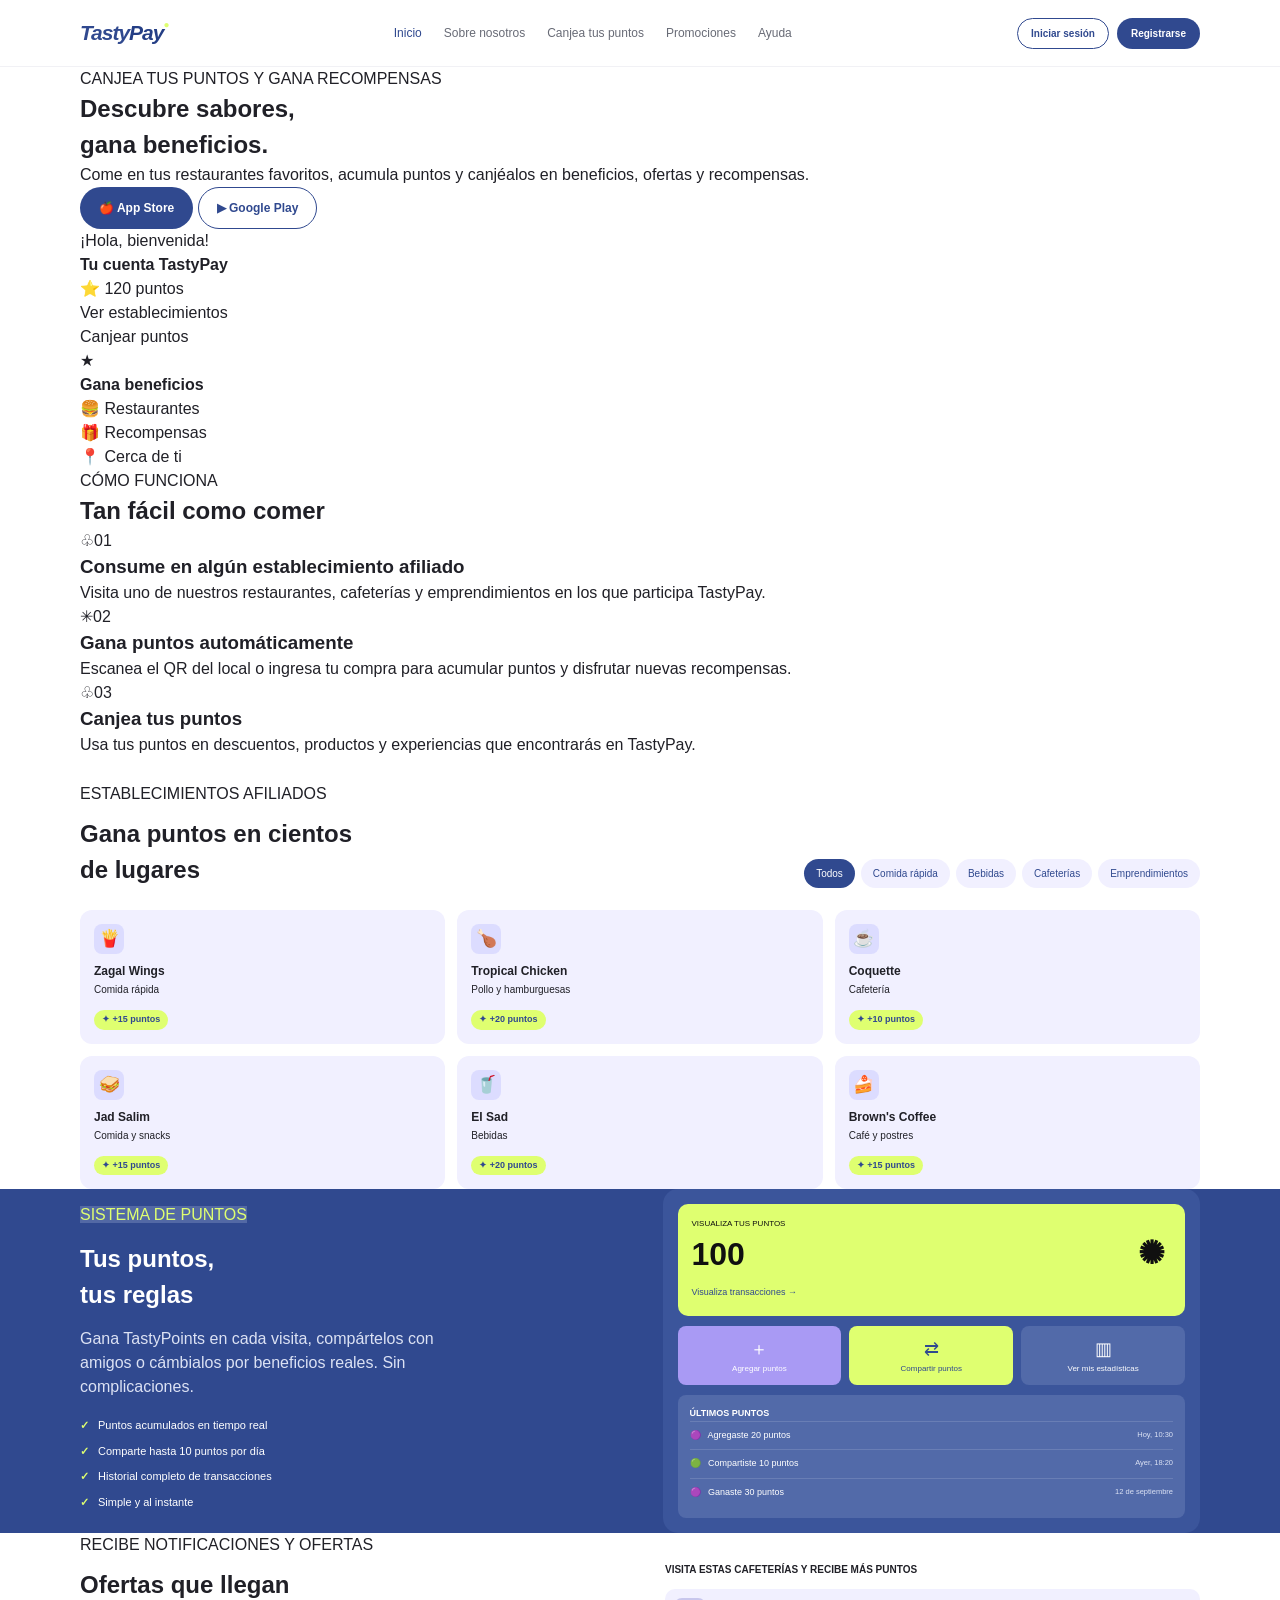
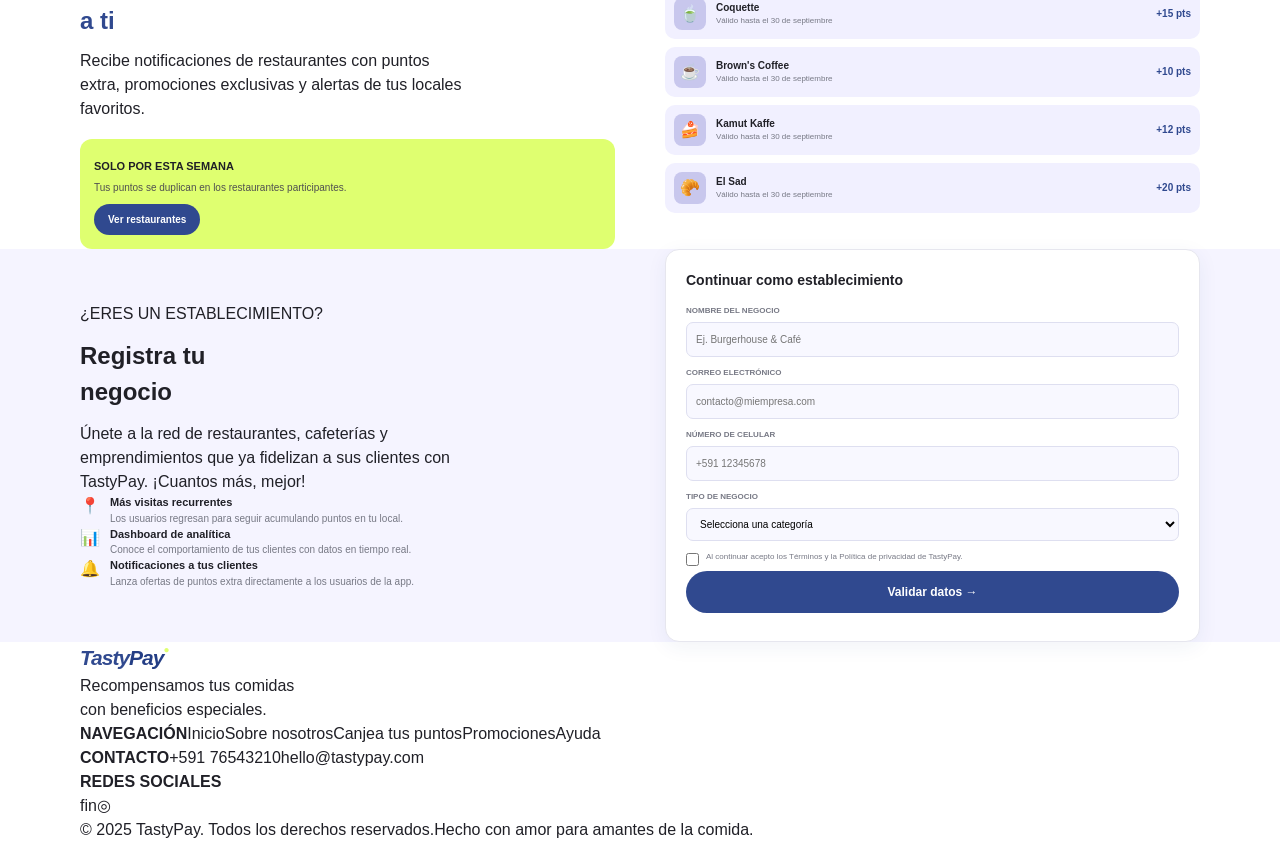
<file: index.html>
<!doctype html>
<html lang="es">
  <head>
    <meta charset="UTF-8" />
    <meta name="viewport" content="width=device-width, initial-scale=1.0" />
    <link rel="stylesheet" href="styles.css" />
    <title>Index</title>
  </head>
  <body>
    <header class="header">
      <div class="contenedor nav">
        <a class="logo" href="index.html" aria-label="TastyPay, inicio"
          >Tasty<span>Pay</span><small>●</small></a
        >
        <button
          class="menu-toggle"
          aria-label="Abrir menú"
          aria-expanded="false"
        >
          ☰
        </button>
        <nav class="menu">
          <a class="activo" href="index.html">Inicio</a>
          <a href="nosotros.html">Sobre nosotros</a>
          <a href="#establecimientos">Canjea tus puntos</a>
          <a href="promociones.html">Promociones</a>
          <a href="#footer">Ayuda</a>
        </nav>
        <div class="acciones-nav">
          <a class="boton boton-borde boton-pequeno" href="#registro-negocio"
            >Iniciar sesión</a
          >
          <a class="boton boton-azul boton-pequeno" href="#registro-negocio"
            >Registrarse</a
          >
        </div>
      </div>
    </header>
    <!-- SECCIÓN: PRINCIPAL-->
    <main>
      <section class="hero">
        <div class="contenedor hero-contenido">
          <div class="hero-texto">
            <span class="etiqueta">CANJEA TUS PUNTOS Y GANA RECOMPENSAS</span>
            <h1>Descubre sabores,<br /><span>gana beneficios.</span></h1>
            <p>
              Come en tus restaurantes favoritos, acumula puntos y canjéalos en
              beneficios, ofertas y recompensas.
            </p>
            <div class="grupo-botones">
              <a class="boton boton-azul" href="#establecimientos"
                >🍎 App Store</a
              >
              <a class="boton boton-borde" href="#establecimientos"
                >▶ Google Play</a
              >
            </div>
          </div>
          <div class="hero-visual">
            <div class="fondo-azul-hero"></div>
            <div class="telefono telefono-uno">
              <div class="telefono-camara"></div>
              <p class="mini-saludo">¡Hola, bienvenida!</p>
              <strong>Tu cuenta TastyPay</strong>
              <div class="mini-puntos">⭐ 120 puntos</div>
              <div class="mini-boton">Ver establecimientos</div>
              <div class="mini-boton claro">Canjear puntos</div>
            </div>
            <div class="telefono telefono-dos">
              <div class="telefono-camara"></div>
              <div class="mini-circulo">★</div>
              <strong>Gana beneficios</strong>
              <div class="mini-tarjeta">🍔 Restaurantes</div>
              <div class="mini-tarjeta">🎁 Recompensas</div>
              <div class="mini-tarjeta">📍 Cerca de ti</div>
            </div>
          </div>
        </div>
      </section>

      <section class="seccion como-funciona">
        <div class="contenedor">
          <div class="titulo-centro">
            <span class="subtitulo">CÓMO FUNCIONA</span>
            <h2>Tan fácil como <span>comer</span></h2>
          </div>
          <div class="grid-tres">
            <article class="paso tarjeta-lila">
              <span class="numero-icono">♧</span><span class="numero">01</span>
              <h3>Consume en algún establecimiento afiliado</h3>
              <p>
                Visita uno de nuestros restaurantes, cafeterías y
                emprendimientos en los que participa TastyPay.
              </p>
            </article>
            <article class="paso tarjeta-azul">
              <span class="numero-icono">✳</span><span class="numero">02</span>
              <h3>Gana puntos automáticamente</h3>
              <p>
                Escanea el QR del local o ingresa tu compra para acumular puntos
                y disfrutar nuevas recompensas.
              </p>
            </article>
            <article class="paso tarjeta-lila">
              <span class="numero-icono">♧</span><span class="numero">03</span>
              <h3>Canjea tus puntos</h3>
              <p>
                Usa tus puntos en descuentos, productos y experiencias que
                encontrarás en TastyPay.
              </p>
            </article>
          </div>
        </div>
      </section>

      <section class="seccion establecimientos" id="establecimientos">
        <div class="contenedor">
          <span class="subtitulo">ESTABLECIMIENTOS AFILIADOS</span>
          <div class="encabezado-seccion">
            <h2>Gana puntos en cientos<br />de lugares</h2>
            <div class="filtros">
              <button class="filtro activo" data-filtro="todos">Todos</button>
              <button class="filtro" data-filtro="comida">Comida rápida</button>
              <button class="filtro" data-filtro="bebidas">Bebidas</button>
              <button class="filtro" data-filtro="cafeterias">
                Cafeterías
              </button>
              <button class="filtro" data-filtro="emprendimientos">
                Emprendimientos
              </button>
            </div>
          </div>
          <div class="grid-establecimientos">
            <article class="local-card" data-categoria="comida">
              <div class="local-icono">🍟</div>
              <h3>Zagal Wings</h3>
              <p>Comida rápida</p>
              <span class="puntos-pill">✦ +15 puntos</span>
            </article>
            <article class="local-card" data-categoria="comida">
              <div class="local-icono">🍗</div>
              <h3>Tropical Chicken</h3>
              <p>Pollo y hamburguesas</p>
              <span class="puntos-pill">✦ +20 puntos</span>
            </article>
            <article class="local-card" data-categoria="cafeterias">
              <div class="local-icono">☕</div>
              <h3>Coquette</h3>
              <p>Cafetería</p>
              <span class="puntos-pill">✦ +10 puntos</span>
            </article>
            <article class="local-card" data-categoria="comida">
              <div class="local-icono">🥪</div>
              <h3>Jad Salim</h3>
              <p>Comida y snacks</p>
              <span class="puntos-pill">✦ +15 puntos</span>
            </article>
            <article class="local-card" data-categoria="bebidas">
              <div class="local-icono">🥤</div>
              <h3>El Sad</h3>
              <p>Bebidas</p>
              <span class="puntos-pill">✦ +20 puntos</span>
            </article>
            <article class="local-card" data-categoria="cafeterias">
              <div class="local-icono">🍰</div>
              <h3>Brown's Coffee</h3>
              <p>Café y postres</p>
              <span class="puntos-pill">✦ +15 puntos</span>
            </article>
          </div>
        </div>
      </section>

      <section class="seccion puntos">
        <div class="contenedor puntos-contenido">
          <div class="puntos-texto">
            <span class="etiqueta etiqueta-clara">SISTEMA DE PUNTOS</span>
            <h2>Tus puntos,<br />tus reglas</h2>
            <p>
              Gana TastyPoints en cada visita, compártelos con amigos o
              cámbialos por beneficios reales. Sin complicaciones.
            </p>
            <ul class="lista-check">
              <li>Puntos acumulados en tiempo real</li>
              <li>Comparte hasta 10 puntos por día</li>
              <li>Historial completo de transacciones</li>
              <li>Simple y al instante</li>
            </ul>
          </div>
          <div class="panel-puntos">
            <div class="resumen-puntos">
              <span>VISUALIZA TUS PUNTOS</span><strong>100</strong
              ><small>Visualiza transacciones →</small><b>✺</b>
            </div>
            <div class="acciones-puntos">
              <div>＋<small>Agregar puntos</small></div>
              <div>⇄<small>Compartir puntos</small></div>
              <div>▥<small>Ver mis estadísticas</small></div>
            </div>
            <div class="historial">
              <strong>ÚLTIMOS PUNTOS</strong>
              <p>🟣 &nbsp; Agregaste 20 puntos <small>Hoy, 10:30</small></p>
              <p>🟢 &nbsp; Compartiste 10 puntos <small>Ayer, 18:20</small></p>
              <p>🟣 &nbsp; Ganaste 30 puntos <small>12 de septiembre</small></p>
            </div>
          </div>
        </div>
      </section>

      <section class="seccion ofertas">
        <div class="contenedor ofertas-contenido">
          <div>
            <span class="subtitulo">RECIBE NOTIFICACIONES Y OFERTAS</span>
            <h2>Ofertas que llegan<br /><span>a ti</span></h2>
            <p>
              Recibe notificaciones de restaurantes con puntos extra,
              promociones exclusivas y alertas de tus locales favoritos.
            </p>
            <div class="banner-oferta">
              <strong>SOLO POR ESTA SEMANA</strong>
              <p>Tus puntos se duplican en los restaurantes participantes.</p>
              <a class="boton boton-azul boton-pequeno" href="promociones.html"
                >Ver restaurantes</a
              >
            </div>
          </div>
          <div class="lista-ofertas">
            <strong>VISITA ESTAS CAFETERÍAS Y RECIBE MÁS PUNTOS</strong>
            <div class="oferta-item">
              <span>🍵</span>
              <div>
                <b>Coquette</b><small>Válido hasta el 30 de septiembre</small>
              </div>
              <strong>+15 pts</strong>
            </div>
            <div class="oferta-item">
              <span>☕</span>
              <div>
                <b>Brown's Coffee</b
                ><small>Válido hasta el 30 de septiembre</small>
              </div>
              <strong>+10 pts</strong>
            </div>
            <div class="oferta-item">
              <span>🍰</span>
              <div>
                <b>Kamut Kaffe</b
                ><small>Válido hasta el 30 de septiembre</small>
              </div>
              <strong>+12 pts</strong>
            </div>
            <div class="oferta-item">
              <span>🥐</span>
              <div>
                <b>El Sad</b><small>Válido hasta el 30 de septiembre</small>
              </div>
              <strong>+20 pts</strong>
            </div>
          </div>
        </div>
      </section>

      <section class="seccion registro-negocio" id="registro-negocio">
        <div class="contenedor registro-contenido">
          <div>
            <span class="etiqueta">¿ERES UN ESTABLECIMIENTO?</span>
            <h2>Registra tu<br /><span>negocio</span></h2>
            <p>
              Únete a la red de restaurantes, cafeterías y emprendimientos que
              ya fidelizan a sus clientes con TastyPay. ¡Cuantos más, mejor!
            </p>
            <ul class="beneficios">
              <li>
                📍
                <span
                  ><b>Más visitas recurrentes</b
                  ><small
                    >Los usuarios regresan para seguir acumulando puntos en tu
                    local.</small
                  ></span
                >
              </li>
              <li>
                📊
                <span
                  ><b>Dashboard de analítica</b
                  ><small
                    >Conoce el comportamiento de tus clientes con datos en
                    tiempo real.</small
                  ></span
                >
              </li>
              <li>
                🔔
                <span
                  ><b>Notificaciones a tus clientes</b
                  ><small
                    >Lanza ofertas de puntos extra directamente a los usuarios
                    de la app.</small
                  ></span
                >
              </li>
            </ul>
          </div>
          <form class="formulario" id="form-negocio">
            <h3>Continuar como establecimiento</h3>
            <label for="nombre-negocio">NOMBRE DEL NEGOCIO</label>
            <input
              id="nombre-negocio"
              type="text"
              placeholder="Ej. Burgerhouse & Café"
              required
            />
            <label for="correo-negocio">CORREO ELECTRÓNICO</label>
            <input
              id="correo-negocio"
              type="email"
              placeholder="contacto@miempresa.com"
              required
            />
            <label for="celular-negocio">NÚMERO DE CELULAR</label>
            <input
              id="celular-negocio"
              type="tel"
              placeholder="+591 12345678"
              required
            />
            <label for="tipo-negocio">TIPO DE NEGOCIO</label>
            <select id="tipo-negocio" required>
              <option value="">Selecciona una categoría</option>
              <option>Restaurante</option>
              <option>Cafetería</option>
              <option>Bebidas</option>
              <option>Emprendimiento</option>
            </select>
            <label class="aceptar"
              ><input type="checkbox" required /> Al continuar acepto los
              Términos y la Política de privacidad de TastyPay.</label
            >
            <button class="boton boton-azul ancho" type="submit">
              Validar datos →
            </button>
            <p class="mensaje-formulario" aria-live="polite"></p>
          </form>
        </div>
      </section>
    </main>

    <footer class="footer" id="footer">
      <div class="contenedor footer-columnas">
        <div>
          <a class="logo" href="index.html"
            >Tasty<span>Pay</span><small>●</small></a
          >
          <p>Recompensamos tus comidas<br />con beneficios especiales.</p>
        </div>
        <div>
          <b>NAVEGACIÓN</b><a href="index.html">Inicio</a
          ><a href="nosotros.html">Sobre nosotros</a
          ><a href="#establecimientos">Canjea tus puntos</a
          ><a href="promociones.html">Promociones</a><a href="#footer">Ayuda</a>
        </div>
        <div>
          <b>CONTACTO</b><a href="tel:+59176543210">+591 76543210</a
          ><a href="mailto:hello@tastypay.com">hello@tastypay.com</a>
        </div>
        <div>
          <b>REDES SOCIALES</b>
          <div class="redes">
            <a href="#footer">f</a><a href="#footer">in</a
            ><a href="#footer">◎</a>
          </div>
        </div>
      </div>
      <div class="contenedor footer-final">
        <span>© 2025 TastyPay. Todos los derechos reservados.</span
        ><span>Hecho con amor para amantes de la comida.</span>
      </div>
    </footer>
  </body>
</html>
</file>
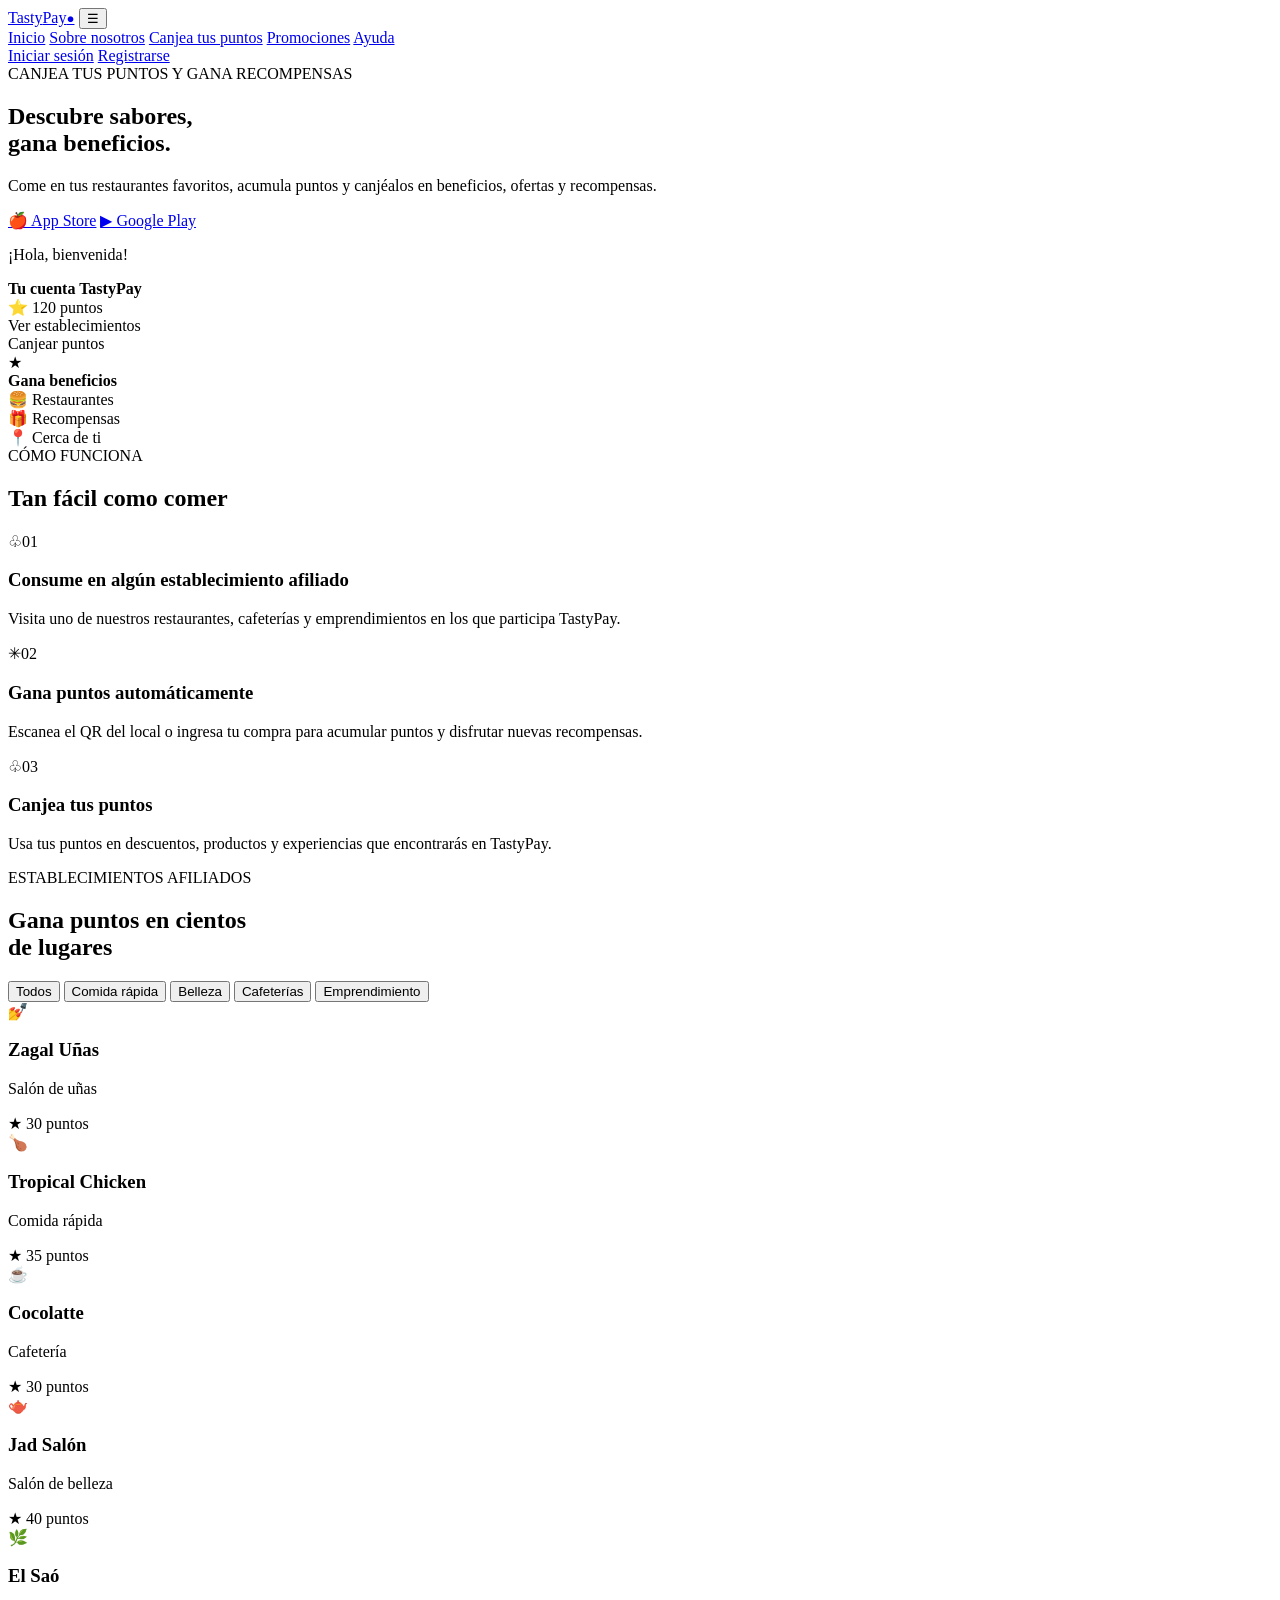
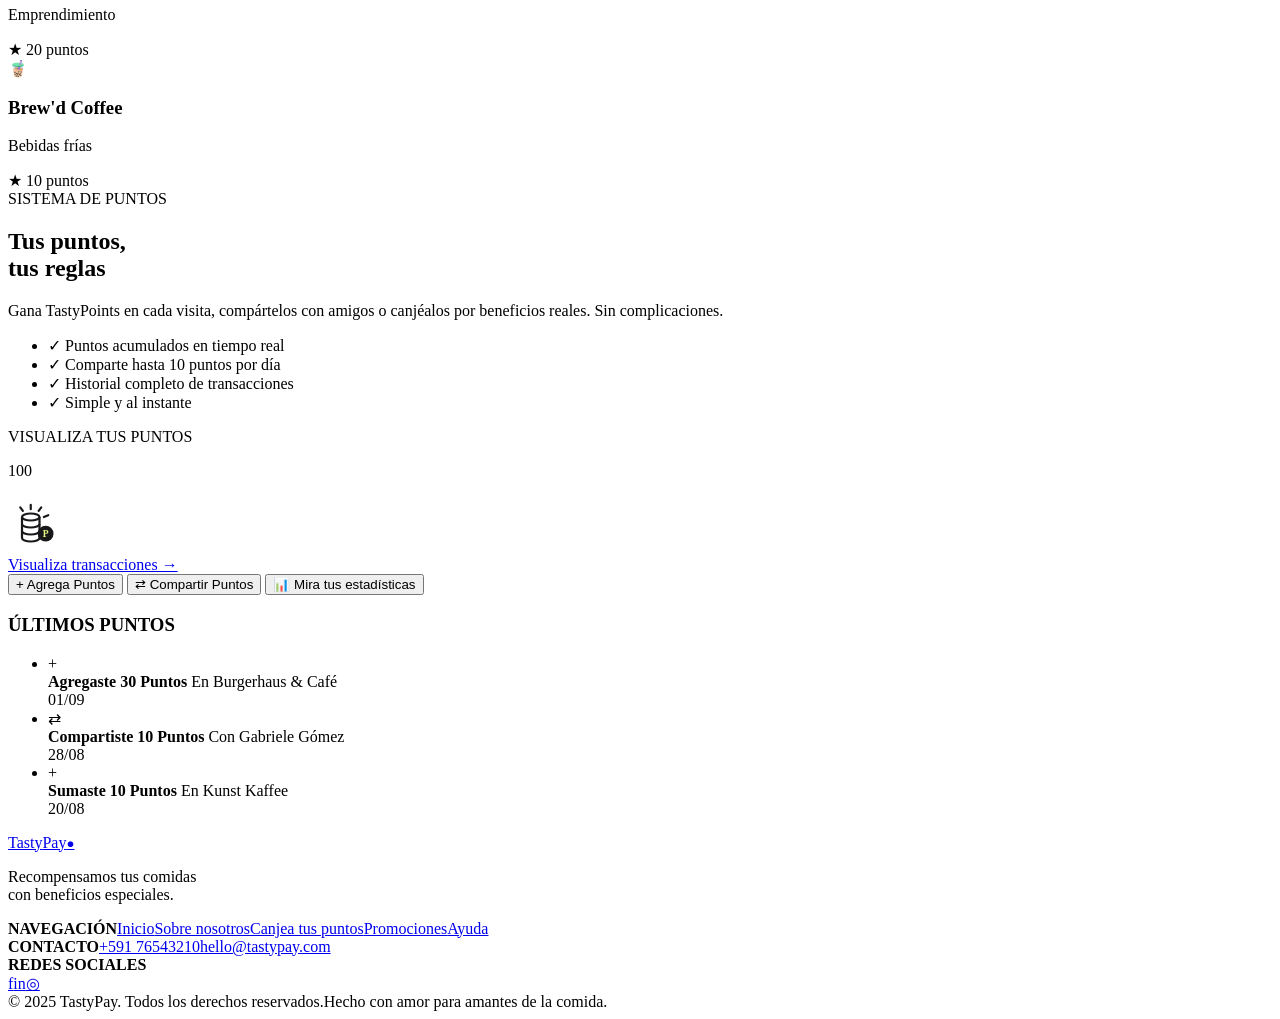
<file: tastypay/index.html>
<!doctype html>
<html lang="en">
  <head>
    <meta charset="UTF-8" />
    <meta name="viewport" content="width=device-width, initial-scale=1.0" />
    <title>Index</title>
  </head>
  <body>
    <header class="header">
      <div class="contenedor nav">
        <a class="logo" href="index.html" aria-label="TastyPay, inicio"
          >Tasty<span>Pay</span><small>●</small></a
        >
        <button
          class="menu-toggle"
          aria-label="Abrir menú"
          aria-expanded="false"
        >
          ☰
        </button>
        <nav class="menu">
          <a class="activo" href="index.html">Inicio</a>
          <a href="nosotros.html">Sobre nosotros</a>
          <a href="#establecimientos">Canjea tus puntos</a>
          <a href="promociones.html">Promociones</a>
          <a href="#footer">Ayuda</a>
        </nav>
        <div class="acciones-nav">
          <a class="boton boton-borde boton-pequeno" href="#registro-negocio"
            >Iniciar sesión</a
          >
          <a class="boton boton-azul boton-pequeno" href="#registro-negocio"
            >Registrarse</a
          >
        </div>
      </div>
    </header>
    <!-- SECCIÓN: PRINCIPAL-->
    <main>
      <section class="hero">
        <div class="contenedor hero-contenido">
          <div class="hero-texto">
            <span class="etiqueta">CANJEA TUS PUNTOS Y GANA RECOMPENSAS</span>
            <h1>Descubre sabores,<br /><span>gana beneficios.</span></h1>
            <p>
              Come en tus restaurantes favoritos, acumula puntos y canjéalos en
              beneficios, ofertas y recompensas.
            </p>
            <div class="grupo-botones">
              <a class="boton boton-azul" href="#establecimientos"
                >🍎 App Store</a
              >
              <a class="boton boton-borde" href="#establecimientos"
                >▶ Google Play</a
              >
            </div>
          </div>
          <div class="hero-visual">
            <div class="fondo-azul-hero"></div>
            <div class="telefono telefono-uno">
              <div class="telefono-camara"></div>
              <p class="mini-saludo">¡Hola, bienvenida!</p>
              <strong>Tu cuenta TastyPay</strong>
              <div class="mini-puntos">⭐ 120 puntos</div>
              <div class="mini-boton">Ver establecimientos</div>
              <div class="mini-boton claro">Canjear puntos</div>
            </div>
            <div class="telefono telefono-dos">
              <div class="telefono-camara"></div>
              <div class="mini-circulo">★</div>
              <strong>Gana beneficios</strong>
              <div class="mini-tarjeta">🍔 Restaurantes</div>
              <div class="mini-tarjeta">🎁 Recompensas</div>
              <div class="mini-tarjeta">📍 Cerca de ti</div>
            </div>
          </div>
        </div>
      </section>

      <section class="seccion como-funciona">
        <div class="contenedor">
          <div class="titulo-centro">
            <span class="subtitulo">CÓMO FUNCIONA</span>
            <h2>Tan fácil como <span>comer</span></h2>
          </div>
          <div class="grid-tres">
            <article class="paso tarjeta-lila">
              <span class="numero-icono">♧</span><span class="numero">01</span>
              <h3>Consume en algún establecimiento afiliado</h3>
              <p>
                Visita uno de nuestros restaurantes, cafeterías y
                emprendimientos en los que participa TastyPay.
              </p>
            </article>
            <article class="paso tarjeta-azul">
              <span class="numero-icono">✳</span><span class="numero">02</span>
              <h3>Gana puntos automáticamente</h3>
              <p>
                Escanea el QR del local o ingresa tu compra para acumular puntos
                y disfrutar nuevas recompensas.
              </p>
            </article>
            <article class="paso tarjeta-lila">
              <span class="numero-icono">♧</span><span class="numero">03</span>
              <h3>Canjea tus puntos</h3>
              <p>
                Usa tus puntos en descuentos, productos y experiencias que
                encontrarás en TastyPay.
              </p>
            </article>
          </div>
        </div>
      </section>
      <!-- SECCIÓN 1: ESTABLECIMIENTOS AFILIADOS -->
      <section class="establishments-section" id="establecimientos">
        <div class="container">
          <div class="establishments-header">
            <div class="header-titles">
              <span class="badge-light">ESTABLECIMIENTOS AFILIADOS</span>
              <h2>
                Gana puntos en <span class="text-accent">cientos</span><br />de
                lugares
              </h2>
            </div>

            <nav
              class="categories-filter"
              aria-label="Categorías de establecimientos"
            >
              <button
                type="button"
                class="filter-btn active"
                data-category="todos"
              >
                Todos
              </button>
              <button
                type="button"
                class="filter-btn"
                data-category="comida-rapida"
              >
                Comida rápida
              </button>
              <button type="button" class="filter-btn" data-category="belleza">
                Belleza
              </button>
              <button
                type="button"
                class="filter-btn"
                data-category="cafeterias"
              >
                Cafeterías
              </button>
              <button
                type="button"
                class="filter-btn"
                data-category="emprendimiento"
              >
                Emprendimiento
              </button>
            </nav>
          </div>

          <div class="establishments-grid">
            <article class="establishment-card" data-category="belleza">
              <div class="card-icon">💅</div>
              <h3>Zagal Uñas</h3>
              <p class="card-category">Salón de uñas</p>
              <span class="points-pill">★ 30 puntos</span>
            </article>

            <article class="establishment-card" data-category="comida-rapida">
              <div class="card-icon">🍗</div>
              <h3>Tropical Chicken</h3>
              <p class="card-category">Comida rápida</p>
              <span class="points-pill">★ 35 puntos</span>
            </article>

            <article class="establishment-card" data-category="cafeterias">
              <div class="card-icon">☕</div>
              <h3>Cocolatte</h3>
              <p class="card-category">Cafetería</p>
              <span class="points-pill">★ 30 puntos</span>
            </article>

            <article class="establishment-card" data-category="belleza">
              <div class="card-icon">🫖</div>
              <h3>Jad Salón</h3>
              <p class="card-category">Salón de belleza</p>
              <span class="points-pill">★ 40 puntos</span>
            </article>

            <article class="establishment-card" data-category="emprendimiento">
              <div class="card-icon">🌿</div>
              <h3>El Saó</h3>
              <p class="card-category">Emprendimiento</p>
              <span class="points-pill">★ 20 puntos</span>
            </article>

            <article class="establishment-card" data-category="cafeterias">
              <div class="card-icon">🧋</div>
              <h3>Brew'd Coffee</h3>
              <p class="card-category">Bebidas frías</p>
              <span class="points-pill">★ 10 puntos</span>
            </article>
          </div>
        </div>
      </section>

      <!-- SECCIÓN 2: SISTEMA DE PUNTOS -->
      <section class="points-system-section" id="sistema-puntos">
        <div class="container points-layout">
          <div class="points-info">
            <span class="badge-dark">SISTEMA DE PUNTOS</span>
            <h2>Tus puntos,<br /><span class="text-lime">tus reglas</span></h2>
            <p class="points-description">
              Gana TastyPoints en cada visita, compártelos con amigos o
              canjéalos por beneficios reales. Sin complicaciones.
            </p>

            <ul class="benefits-list">
              <li>
                <span class="check-circle">✓</span>
                <span>Puntos acumulados en tiempo real</span>
              </li>
              <li>
                <span class="check-circle">✓</span>
                <span>Comparte hasta 10 puntos por día</span>
              </li>
              <li>
                <span class="check-circle">✓</span>
                <span>Historial completo de transacciones</span>
              </li>
              <li>
                <span class="check-circle">✓</span>
                <span>Simple y al instante</span>
              </li>
            </ul>
          </div>

          <div class="points-dashboard">
            <div class="balance-card">
              <div class="balance-header">
                <span class="balance-label">VISUALIZA TUS PUNTOS</span>
                <p class="balance-amount">100</p>
              </div>

              <div class="balance-icon" aria-hidden="true">
                <svg width="56" height="56" viewBox="0 0 64 64" fill="none">
                  <ellipse
                    cx="26"
                    cy="24"
                    rx="10"
                    ry="4"
                    stroke="#18181b"
                    stroke-width="2.5"
                  />
                  <path
                    d="M16 24V32C16 34.2 20.5 36 26 36C31.5 36 36 34.2 36 32V24"
                    stroke="#18181b"
                    stroke-width="2.5"
                  />
                  <path
                    d="M16 32V40C16 42.2 20.5 44 26 44C31.5 44 36 42.2 36 40V32"
                    stroke="#18181b"
                    stroke-width="2.5"
                  />
                  <path
                    d="M16 40V48C16 50.2 20.5 52 26 52C31.5 52 36 50.2 36 48V40"
                    stroke="#18181b"
                    stroke-width="2.5"
                  />
                  <circle cx="43" cy="43" r="9" fill="#18181b" />
                  <text
                    x="43"
                    y="47"
                    text-anchor="middle"
                    fill="#e5fa84"
                    font-size="11"
                    font-weight="bold"
                  >
                    P
                  </text>
                  <line
                    x1="26"
                    y1="10"
                    x2="26"
                    y2="15"
                    stroke="#18181b"
                    stroke-width="2.5"
                    stroke-linecap="round"
                  />
                  <line
                    x1="38"
                    y1="13"
                    x2="35"
                    y2="17"
                    stroke="#18181b"
                    stroke-width="2.5"
                    stroke-linecap="round"
                  />
                  <line
                    x1="46"
                    y1="22"
                    x2="41"
                    y2="24"
                    stroke="#18181b"
                    stroke-width="2.5"
                    stroke-linecap="round"
                  />
                  <line
                    x1="14"
                    y1="13"
                    x2="17"
                    y2="17"
                    stroke="#18181b"
                    stroke-width="2.5"
                    stroke-linecap="round"
                  />
                </svg>
              </div>

              <a href="#historial" class="balance-link"
                >Visualiza transacciones →</a
              >
            </div>

            <div class="action-buttons">
              <button type="button" class="action-card action-purple">
                <span class="action-symbol">+</span>
                <span>Agrega Puntos</span>
              </button>

              <button type="button" class="action-card action-lime">
                <span class="action-symbol">⇄</span>
                <span>Compartir Puntos</span>
              </button>

              <button type="button" class="action-card action-blue">
                <span class="action-symbol">📊</span>
                <span>Mira tus estadísticas</span>
              </button>
            </div>

            <div class="history-card" id="historial">
              <h3 class="history-title">ÚLTIMOS PUNTOS</h3>

              <ul class="history-list">
                <li class="history-item">
                  <div class="history-left">
                    <span class="history-badge badge-purple">+</span>
                    <div class="history-details">
                      <strong>Agregaste 30 Puntos</strong>
                      <span>En Burgerhaus & Café</span>
                    </div>
                  </div>
                  <time class="history-date">01/09</time>
                </li>

                <li class="history-item">
                  <div class="history-left">
                    <span class="history-badge badge-lime">⇄</span>
                    <div class="history-details">
                      <strong>Compartiste 10 Puntos</strong>
                      <span>Con Gabriele Gómez</span>
                    </div>
                  </div>
                  <time class="history-date">28/08</time>
                </li>

                <li class="history-item">
                  <div class="history-left">
                    <span class="history-badge badge-purple">+</span>
                    <div class="history-details">
                      <strong>Sumaste 10 Puntos</strong>
                      <span>En Kunst Kaffee</span>
                    </div>
                  </div>
                  <time class="history-date">20/08</time>
                </li>
              </ul>
            </div>
          </div>
        </div>
      </section>
    </main>
    <footer class="footer" id="footer">
      <div class="contenedor footer-columnas">
        <div>
          <a class="logo" href="index.html"
            >Tasty<span>Pay</span><small>●</small></a
          >
          <p>Recompensamos tus comidas<br />con beneficios especiales.</p>
        </div>
        <div>
          <b>NAVEGACIÓN</b><a href="index.html">Inicio</a
          ><a href="nosotros.html">Sobre nosotros</a
          ><a href="#establecimientos">Canjea tus puntos</a
          ><a href="promociones.html">Promociones</a><a href="#footer">Ayuda</a>
        </div>
        <div>
          <b>CONTACTO</b><a href="tel:+59176543210">+591 76543210</a
          ><a href="mailto:hello@tastypay.com">hello@tastypay.com</a>
        </div>
        <div>
          <b>REDES SOCIALES</b>
          <div class="redes">
            <a href="#footer">f</a><a href="#footer">in</a
            ><a href="#footer">◎</a>
          </div>
        </div>
      </div>
      <div class="contenedor footer-final">
        <span>© 2025 TastyPay. Todos los derechos reservados.</span
        ><span>Hecho con amor para amantes de la comida.</span>
      </div>
    </footer>
  </body>
</html>
</file>
<file: styles.css>
/* =========================
   ESTILOS GENERALES TASTYPAY
   ========================= */
* {
  box-sizing: border-box;
  margin: 0;
  padding: 0;
}

:root {
  --azul: #30498f;
  --azul-oscuro: #263f83;
  --verde: #dfff70;
  --lila: #f1f0ff;
  --lila-texto: #aaa9d4;
  --texto: #202027;
  --gris: #777985;
  --borde: #e6e6ee;
}

html {
  scroll-behavior: smooth;
}
body {
  font-family: Arial, Helvetica, sans-serif;
  color: var(--texto);
  background: #fff;
  line-height: 1.5;
}
a {
  color: inherit;
  text-decoration: none;
}
button,
input,
select {
  font: inherit;
}
.contenedor {
  width: min(1120px, 92%);
  margin: 0 auto;
}
/* ENCABEZADO Y NAVEGACIÓN */
.header {
  background: #fff;
  border-bottom: 1px solid #f1f1f5;
  position: relative;
  z-index: 10;
}
.nav {
  min-height: 66px;
  display: flex;
  align-items: center;
  justify-content: space-between;
  gap: 22px;
}
.logo {
  color: var(--azul);
  font-weight: 900;
  font-size: 21px;
  font-style: italic;
  letter-spacing: -1px;
  white-space: nowrap;
}
.logo span {
  color: #243e85;
}
.logo small {
  color: var(--verde);
  font-size: 10px;
  vertical-align: top;
}
.menu {
  display: flex;
  align-items: center;
  gap: 22px;
}
.menu a {
  color: #686b76;
  font-size: 12px;
}
.menu a:hover,
.menu a.activo {
  color: var(--azul);
}
.acciones-nav {
  display: flex;
  align-items: center;
  gap: 8px;
}
.boton {
  display: inline-flex;
  align-items: center;
  justify-content: center;
  padding: 11px 18px;
  border-radius: 22px;
  border: 1px solid transparent;
  font-size: 12px;
  font-weight: bold;
  cursor: pointer;
  transition: 0.2s;
}
.boton:hover {
  transform: translateY(-2px);
}
.boton-azul {
  background: var(--azul);
  color: #fff;
}
.boton-borde {
  border-color: var(--azul);
  color: var(--azul);
  background: #fff;
}
.boton-pequeno {
  padding: 7px 13px;
  font-size: 10px;
}
.menu-toggle {
  display: none;
  border: 0;
  background: none;
  color: var(--azul);
  font-size: 25px;
  cursor: pointer;
}

/* ESTABLECIMIENTOS */
.establecimientos {
  padding-top: 25px;
}
.encabezado-seccion {
  display: flex;
  justify-content: space-between;
  align-items: end;
  gap: 20px;
  margin: 10px 0 22px;
}
.filtros {
  display: flex;
  flex-wrap: wrap;
  gap: 6px;
}
.filtro {
  border: 0;
  border-radius: 20px;
  padding: 7px 12px;
  font-size: 10px;
  background: var(--lila);
  color: var(--azul);
  cursor: pointer;
}
.filtro.activo,
.filtro:hover {
  background: var(--azul);
  color: #fff;
}
.grid-establecimientos {
  display: grid;
  grid-template-columns: repeat(3, 1fr);
  gap: 12px;
}
.local-card {
  background: var(--lila);
  border-radius: 12px;
  padding: 14px;
  min-height: 120px;
}
.local-card.oculto {
  display: none;
}
.local-icono {
  width: 30px;
  height: 30px;
  border-radius: 8px;
  display: grid;
  place-items: center;
  background: #dcdcff;
  font-size: 17px;
}
.local-card h3 {
  font-size: 12px;
  margin-top: 8px;
}
.local-card p {
  font-size: 10px;
  margin: 2px 0 8px;
}
.puntos-pill {
  display: inline-block;
  background: var(--verde);
  color: var(--azul);
  border-radius: 12px;
  padding: 3px 8px;
  font-size: 9px;
  font-weight: bold;
}

/* SISTEMA DE PUNTOS */
.puntos {
  background: var(--azul);
  color: #fff;
}
.puntos-contenido {
  display: grid;
  grid-template-columns: 1fr 1fr;
  align-items: center;
  gap: 45px;
}
.etiqueta-clara {
  background: #5369a5;
  color: var(--verde);
}
.puntos h2 {
  margin: 14px 0;
}
.puntos h2 span {
  color: var(--verde);
}
.puntos-texto p {
  color: #dce2f4;
  max-width: 390px;
}
.lista-check {
  list-style: none;
  margin-top: 18px;
}
.lista-check li {
  color: inherit;
  font-size: 11px;
  margin: 9px 0;
}
.lista-check li::before {
  content: "✓";
  color: var(--verde);
  font-weight: bold;
  margin-right: 9px;
}
.panel-puntos {
  background: #3b559b;
  padding: 15px;
  border-radius: 15px;
}
.resumen-puntos {
  background: var(--verde);
  color: #101010;
  padding: 14px;
  border-radius: 10px;
  position: relative;
  min-height: 100px;
}
.resumen-puntos span {
  display: block;
  font-size: 8px;
}
.resumen-puntos strong {
  display: block;
  font-size: 32px;
}
.resumen-puntos small {
  color: var(--azul);
  font-size: 9px;
}
.resumen-puntos b {
  position: absolute;
  right: 20px;
  top: 25px;
  font-size: 32px;
}
.acciones-puntos {
  display: grid;
  grid-template-columns: repeat(3, 1fr);
  gap: 8px;
  margin: 10px 0;
}
.acciones-puntos div {
  border-radius: 8px;
  background: #a99af4;
  padding: 10px 5px;
  text-align: center;
  color: #fff;
  font-size: 18px;
}
.acciones-puntos div:nth-child(2) {
  background: var(--verde);
  color: var(--azul);
}
.acciones-puntos div:nth-child(3) {
  background: #526aa9;
}
.acciones-puntos small {
  display: block;
  font-size: 8px;
}
.historial {
  background: #526aa9;
  border-radius: 8px;
  padding: 12px;
  font-size: 9px;
}
.historial p {
  color: #fff;
  border-top: 1px solid #ffffff22;
  padding: 7px 0;
  font-size: 9px;
}
.historial p small {
  float: right;
  color: #dce2f4;
}

/* OFERTAS Y FORMULARIO */
.ofertas-contenido {
  display: grid;
  grid-template-columns: 1fr 1fr;
  gap: 50px;
  align-items: center;
}
.ofertas h2 {
  margin: 10px 0;
}
.ofertas h2 span {
  color: var(--azul);
}
.ofertas-contenido > div:first-child > p {
  max-width: 390px;
}
.banner-oferta {
  margin-top: 18px;
  padding: 14px;
  background: var(--verde);
  border-radius: 12px;
}
.banner-oferta strong {
  font-size: 11px;
}
.banner-oferta p {
  font-size: 10px;
  margin: 3px 0 9px;
  color: #505050;
}
.lista-ofertas > strong {
  font-size: 10px;
  display: block;
  margin-bottom: 12px;
}
.oferta-item {
  display: flex;
  align-items: center;
  gap: 10px;
  background: var(--lila);
  border-radius: 10px;
  padding: 9px;
  margin: 8px 0;
}
.oferta-item > span {
  width: 32px;
  height: 32px;
  border-radius: 8px;
  display: grid;
  place-items: center;
  background: #c8c7ed;
}
.oferta-item div {
  flex: 1;
}
.oferta-item b {
  display: block;
  font-size: 10px;
}
.oferta-item small {
  display: block;
  font-size: 8px;
  color: var(--gris);
}
.oferta-item > strong {
  color: var(--azul);
  font-size: 10px;
}
.registro-negocio {
  background: #f5f4ff;
}
.registro-contenido {
  display: grid;
  grid-template-columns: 1fr 1fr;
  gap: 50px;
  align-items: center;
}
.registro-contenido h2 {
  margin: 12px 0;
}
.registro-contenido > div > p {
  max-width: 420px;
}
.beneficios li {
  display: flex;
  gap: 10px;
  color: var(--texto);
}
.beneficios li::before {
  content: "";
  display: none;
}
.beneficios b {
  display: block;
  font-size: 11px;
}
.beneficios small {
  display: block;
  color: var(--gris);
  font-size: 10px;
}
.formulario {
  background: #fff;
  border: 1px solid var(--borde);
  border-radius: 14px;
  padding: 20px;
  box-shadow: 0 5px 20px #253c8010;
}
.formulario h3 {
  font-size: 14px;
  margin-bottom: 14px;
}
.formulario label {
  display: block;
  color: #777985;
  font-size: 8px;
  font-weight: bold;
  margin: 10px 0 5px;
}
.formulario input:not([type="checkbox"]),
.formulario select {
  width: 100%;
  border: 1px solid #dedff0;
  border-radius: 7px;
  padding: 9px;
  font-size: 10px;
  outline: none;
  background: #f8f8ff;
}
.formulario input:focus,
.formulario select:focus {
  border-color: var(--azul);
}
.formulario .aceptar {
  display: flex;
  gap: 7px;
  align-items: flex-start;
  font-weight: normal;
  line-height: 1.4;
}
.formulario .aceptar input {
  margin-top: 2px;
}
.ancho {
  width: 100%;
}
.mensaje-formulario {
  color: var(--azul);
  font-weight: bold;
  font-size: 11px;
  margin-top: 8px;
}
</file>
